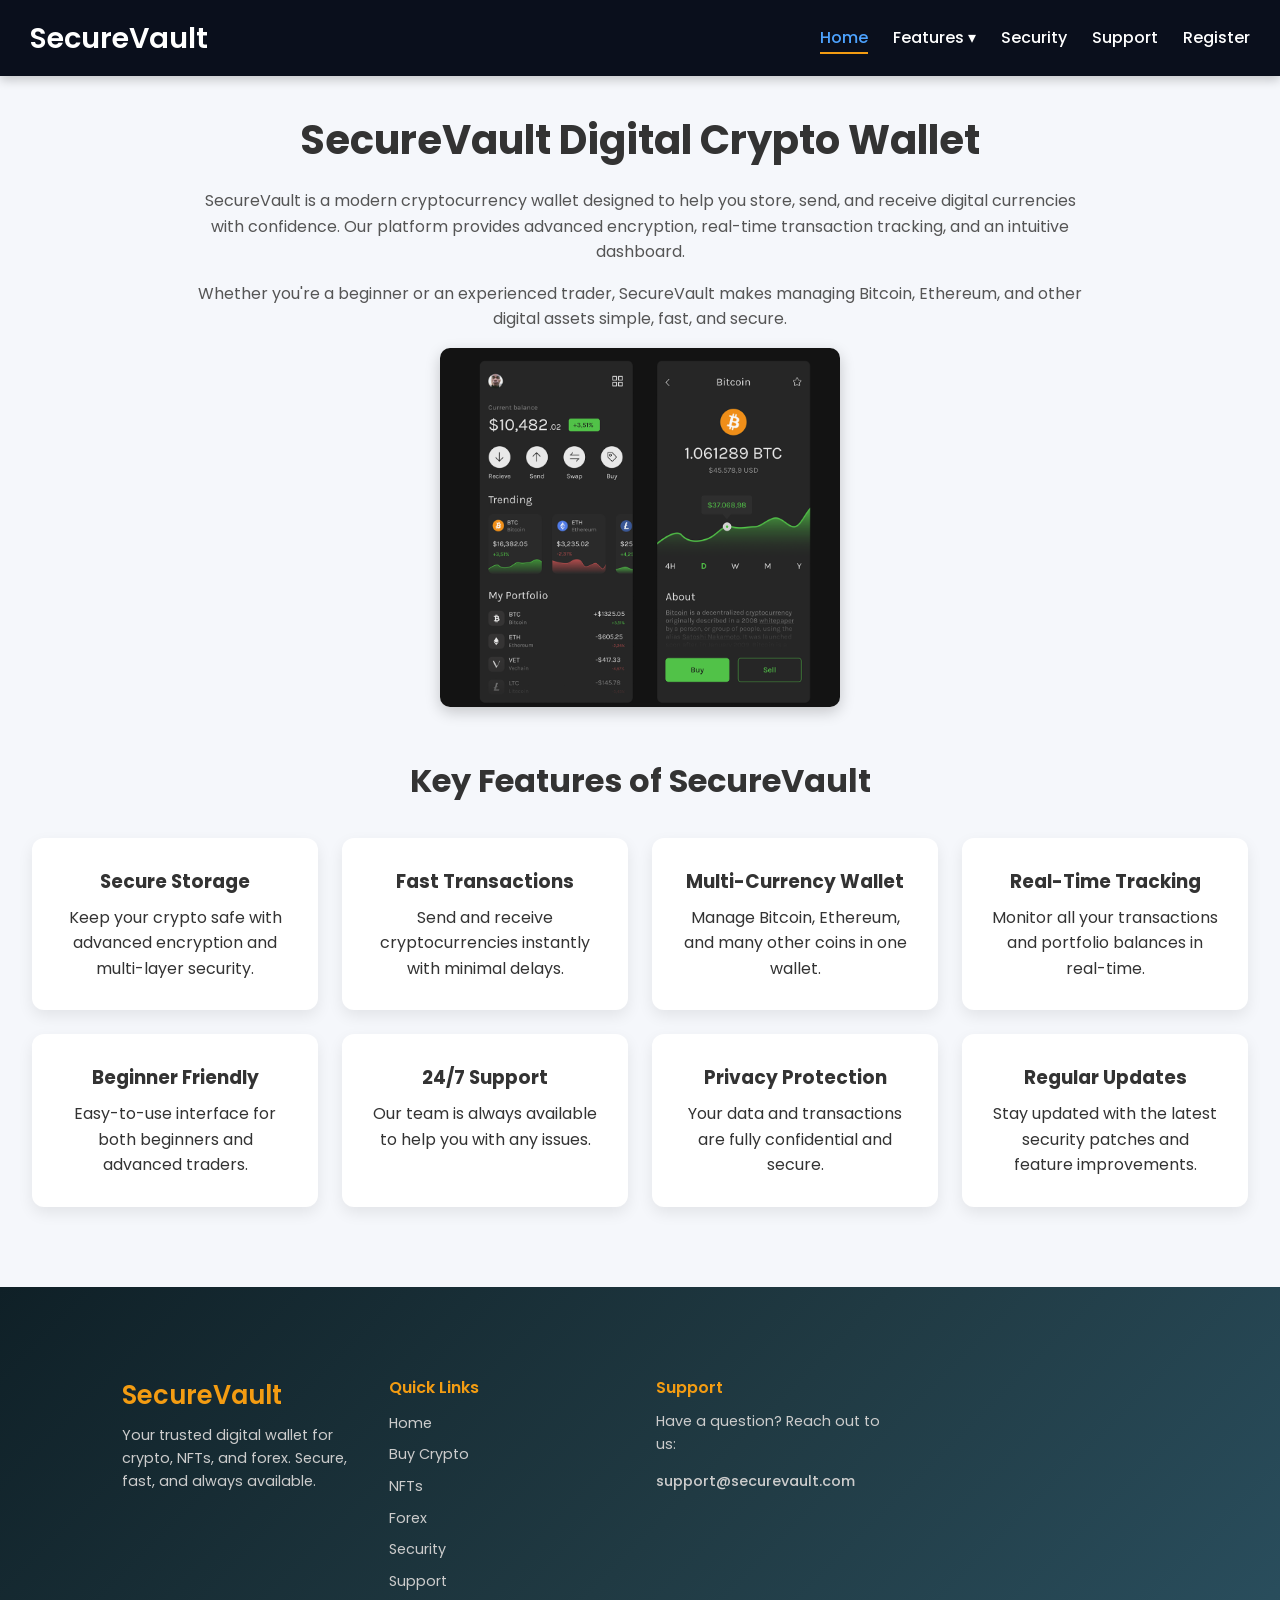
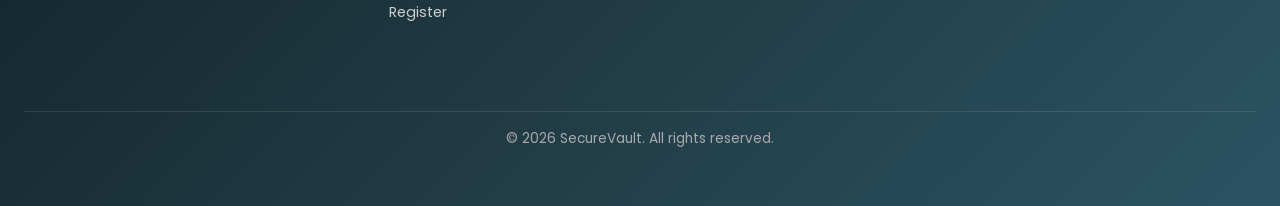
<file: index.html>
<!DOCTYPE html>
<html lang="en">
<head>
    <meta charset="UTF-8">
    <meta name="viewport" content="width=device-width, initial-scale=1.0">
    <title>SecureVault Crypto Wallet | Asset Management</title>
    <link rel="stylesheet" href="style.css">
    <link href="https://fonts.googleapis.com/css2?family=Poppins:wght@300;400;600&display=swap" rel="stylesheet">
</head>
<body>

    <!-- Navigation -->
    <header>
        <nav>
            <h2>SecureVault</h2>

            <div class="hamburger" onclick="toggleMenu()">
                <div></div>
                <div></div>
                <div></div>
            </div>

            <ul>
                <li><a href="index.html" class="active">Home</a></li>

                <li class="dropdown">
                    <a href="#">Features <span class="arrow">&#9662;</span></a>
                    <ul class="dropdown-menu">
                        <li><a href="buy-crypto.html">Buy Crypto</a></li>
                        <li><a href="nfts.html">NFTs</a></li>
                        <li><a href="forex.html">Forex</a></li>
                    </ul>
                   </li>
 
                <li><a href="security.html">Security</a></li>
                <li><a href="support.html">Support</a></li>
                <li><a href="register.html">Register</a></li>
            </ul>
        </nav>
    </header>

    <!-- Main Content -->
    <main>
        <article>
            <h1>SecureVault Digital Crypto Wallet</h1>
            <p>
                SecureVault is a modern cryptocurrency wallet designed to help you store, send, and receive digital currencies with confidence.
                Our platform provides advanced encryption, real-time transaction tracking, and an intuitive dashboard.
            </p>
            <p>
                Whether you're a beginner or an experienced trader, SecureVault makes managing Bitcoin, Ethereum, and other digital assets simple, fast, and secure.
            </p>
            <img src="images/crypto wallet.png" alt="Illustration of a secure digital cryptocurrency wallet interface">
        </article>

        <!-- Features Section -->
        <section class="features-grid" id="features">
            <h2>Key Features of SecureVault</h2>
            <div class="grid-container">
                <div class="grid-item">
                    <h3>Secure Storage</h3>
                    <p>Keep your crypto safe with advanced encryption and multi-layer security.</p>
                </div>
                <div class="grid-item">
                    <h3>Fast Transactions</h3>
                    <p>Send and receive cryptocurrencies instantly with minimal delays.</p>
                </div>
                <div class="grid-item">
                    <h3>Multi-Currency Wallet</h3>
                    <p>Manage Bitcoin, Ethereum, and many other coins in one wallet.</p>
                </div>
                <div class="grid-item">
                    <h3>Real-Time Tracking</h3>
                    <p>Monitor all your transactions and portfolio balances in real-time.</p>
                </div>
                <div class="grid-item">
                    <h3>Beginner Friendly</h3>
                    <p>Easy-to-use interface for both beginners and advanced traders.</p>
                </div>
                <div class="grid-item">
                    <h3>24/7 Support</h3>
                    <p>Our team is always available to help you with any issues.</p>
                </div>
                <div class="grid-item">
                    <h3>Privacy Protection</h3>
                    <p>Your data and transactions are fully confidential and secure.</p>
                </div>
                <div class="grid-item">
                    <h3>Regular Updates</h3>
                    <p>Stay updated with the latest security patches and feature improvements.</p>
                </div>
            </div>
        </section>

    </main>

    <!-- Footer -->
    <footer>
        <div class="footer-container">

            <div class="footer-brand">
                <h3>SecureVault</h3>
                <p>Your trusted digital wallet for crypto, NFTs, and forex. Secure, fast, and always available.</p>

            </div>

            <div class="footer-col">
                <h4>Quick Links</h4>
                <ul>
                    <li><a href="index.html">Home</a></li>
                    <li><a href="buy-crypto.html">Buy Crypto</a></li>
                    <li><a href="nfts.html">NFTs</a></li>
                    <li><a href="forex.html">Forex</a></li>
                    <li><a href="security.html">Security</a></li>
                    <li><a href="support.html">Support</a></li>
                    <li><a href="register.html">Register</a></li>
                </ul>
            </div>

            <div class="footer-col">
                <h4>Support</h4>
                <p>Have a question? Reach out to us:</p>
                <a href="mailto:support@securevault.com" class="footer-email">support@securevault.com</a>
            </div>



        </div>

        <div class="footer-bottom">
            <p>&copy; 2026 SecureVault. All rights reserved.</p>
        </div>
    </footer>

    <script>
        function toggleMenu() {
            document.querySelector('nav ul').classList.toggle('active');
        }

        document.querySelectorAll('.dropdown > a').forEach(item => {
            item.addEventListener('click', function(e){
                if(window.innerWidth <= 768){
                    e.preventDefault();
                    this.parentElement.classList.toggle('active');
                }
            });
        });

        document.querySelectorAll('a[href="#features"]').forEach(anchor => {
            anchor.addEventListener('click', function(e){
                e.preventDefault();
                const target = document.querySelector(this.getAttribute('href'));
                if(target) target.scrollIntoView({behavior:'smooth'});
            });
        });
    </script>
</body>
</html>
</file>
<file: style.css>
/* RESET */
* {
    margin: 0;
    padding: 0;
    box-sizing: border-box;
}

/* BODY */
body {
    font-family: 'Poppins', sans-serif;
    background: #f4f7fb;
    color: #333;
    line-height: 1.6;
}

/* HEADER */
header {
    background: linear-gradient(135deg, #0f2027, #203a43, #2c5364);
    color: white;
    box-shadow: 0 4px 10px rgba(0,0,0,0.2);
}

/* IMAGE */
img {
    width: 100%;
    max-width: 400px;
    height: auto;
    display: block;
    margin: 1rem auto;
    border-radius: 10px;
    box-shadow: 0 5px 15px rgba(0,0,0,0.2);
}

/* NAV */
nav {
    display: flex;
    justify-content: space-between;
    align-items: center;
    padding: 1rem 2rem;
    flex-wrap: wrap;
}

nav h2 {
    font-size: 1.8rem;
    font-weight: 600;
}

nav ul {
    display: flex;
    list-style: none;
    gap: 1.5rem;
}

nav ul li a {
    color: #fff;
    text-decoration: none;
    font-weight: 500;
    position: relative;
}

nav ul li a::after {
    content: '';
    position: absolute;
    width: 0%;
    height: 2px;
    background: #f39c12;
    left: 0;
    bottom: -5px;
    transition: 0.3s;
}

nav ul li a:hover::after,
nav ul li a.active::after {
    width: 100%;
}

/* HAMBURGER */
.hamburger {
    display: none;
    flex-direction: column;
    cursor: pointer;
    gap: 5px;
}

.hamburger div {
    width: 25px;
    height: 3px;
    background-color: white;
}

/* MOBILE MENU */
@media (max-width: 768px) {
    nav ul {
        display: none;
        flex-direction: column;
        width: 100%;
        background: #203a43;
        margin-top: 1rem;
        padding: 1rem;
    }

    nav ul.active {
        display: flex;
    }

    .hamburger {
        display: flex;
    }
}

/* MAIN */
main {
    padding: 2rem;
}

/* HERO ARTICLE */
article {
    max-width: 900px;
    margin: auto;
    text-align: center;
}

article h1 {
    font-size: 2.5rem;
    margin-bottom: 1rem;
}

article p {
    margin-bottom: 1rem;
    color: #555;
}

/* FEATURES */
.features-grid {
    margin-top: 3rem;
}

.features-grid h2 {
    text-align: center;
    margin-bottom: 2rem;
    font-size: 2rem;
}

.grid-container {
    display: grid;
    grid-template-columns: 1fr;
    gap: 1.5rem;
}

.grid-item {
    background: white;
    padding: 1.8rem;
    border-radius: 12px;
    box-shadow: 0 6px 15px rgba(0,0,0,0.08);
    transition: 0.3s;
    text-align: center;
}

.grid-item h3 {
    margin-bottom: 0.5rem;
}

.grid-item:hover {
    transform: translateY(-8px);
    background: #f39c12;
    color: white;
}

@media (min-width: 600px) {
    .grid-container {
        grid-template-columns: repeat(2, 1fr);
    }
}

@media (min-width: 992px) {
    .grid-container {
        grid-template-columns: repeat(4, 1fr);
    }
}

/* FORM */
form {
    max-width: 500px;
    margin: 3rem auto;
    background: white;
    padding: 2rem;
    border-radius: 12px;
    box-shadow: 0 6px 20px rgba(0,0,0,0.1);
}

form h2 {
    text-align: center;
    margin-bottom: 1.5rem;
}

.form-group {
    display: flex;
    flex-direction: column;
    margin-bottom: 1.2rem;
}

.form-group label {
    font-weight: 500;
    margin-bottom: 0.4rem;
}

.form-group input,
.form-group select {
    width: 100%;
    padding: 0.8rem 1rem;
    border-radius: 8px;
    border: 1px solid #ccc;
    font-family: 'Poppins', sans-serif;
    font-size: 0.95rem;
    transition: 0.3s;
}

.form-group input:focus,
.form-group select:focus {
    border-color: #f39c12;
    outline: none;
}

/* Checkbox */
.checkbox-group {
    flex-direction: row;
    align-items: center;
    gap: 8px;
}

.checkbox-group input[type="checkbox"] {
    width: auto;
}

.checkbox-group label {
    margin-bottom: 0;
    font-weight: 400;
}

/* Submit button */
form button {
    width: 100%;
    padding: 0.9rem;
    border: none;
    background: linear-gradient(135deg, #f39c12, #e67e22);
    color: white;
    font-size: 1rem;
    font-family: 'Poppins', sans-serif;
    border-radius: 8px;
    cursor: pointer;
    margin-top: 0.5rem;
    transition: 0.3s;
}

form button:hover {
    transform: scale(1.03);
}

/* PASSWORD REQUIREMENTS */
.password-requirements {
    display: flex;
    flex-direction: column;
    gap: 0.3rem;
    margin-top: 0.6rem;
}

.req {
    font-size: 0.83rem;
    color: #e74c3c;
    transition: color 0.3s;
}

.req.valid {
    color: #27ae60;
}

/* DROPDOWN */
.dropdown {
    position: relative;
}

.dropdown-menu {
    display: none;
    position: absolute;
    top: 100%;
    left: 0;
    background: #203a43;
    list-style: none;
    padding: 0.5rem 0;
    border-radius: 8px;
    min-width: 180px;
    box-shadow: 0 6px 15px rgba(0,0,0,0.2);
}

.dropdown-menu li a {
    display: block;
    padding: 0.7rem 1rem;
    color: white;
    text-decoration: none;
    transition: 0.3s;
}

.dropdown-menu li a:hover {
    background: #f39c12;
}

.dropdown:hover .dropdown-menu {
    display: block;
}

@media (max-width: 768px) {
    .dropdown-menu {
        position: static;
        box-shadow: none;
        background: #2c5364;
    }

    .dropdown:hover .dropdown-menu {
        display: none;
    }

    .dropdown.active .dropdown-menu {
        display: block;
    }
}

/* FOOTER */
footer {
    background: linear-gradient(135deg, #0f2027, #203a43, #2c5364);
    color: white;
    margin-top: 3rem;
}

.footer-container {
    display: grid;
    grid-template-columns: 1fr;
    gap: 2rem;
    padding: 3rem 2rem;
    max-width: 1100px;
    margin: 0 auto;
}

@media (min-width: 600px) {
    .footer-container {
        grid-template-columns: repeat(2, 1fr);
    }
}

@media (min-width: 900px) {
    .footer-container {
        grid-template-columns: repeat(4, 1fr);
    }
}

.footer-brand h3 {
    font-size: 1.6rem;
    font-weight: 600;
    margin-bottom: 0.8rem;
    color: #f39c12;
}

.footer-brand p {
    color: #ccc;
    font-size: 0.9rem;
    line-height: 1.6;
    margin-bottom: 1rem;
}

.social-icons {
    display: flex;
    gap: 0.8rem;
    margin-top: 0.5rem;
}

.social-icons a {
    display: inline-flex;
    align-items: center;
    justify-content: center;
    width: 36px;
    height: 36px;
    background: rgba(255,255,255,0.1);
    border-radius: 50%;
    color: white;
    text-decoration: none;
    font-size: 0.85rem;
    font-weight: 600;
    transition: 0.3s;
}

.social-icons a:hover {
    background: #f39c12;
}

.footer-col h4 {
    font-size: 1rem;
    font-weight: 600;
    margin-bottom: 1rem;
    color: #f39c12;
}

.footer-col p {
    color: #ccc;
    font-size: 0.9rem;
    margin-bottom: 0.6rem;
}

.footer-col ul {
    list-style: none;
    padding: 0;
}

.footer-col ul li {
    margin-bottom: 0.5rem;
}

.footer-col ul li a {
    color: #ccc;
    text-decoration: none;
    font-size: 0.9rem;
    transition: 0.3s;
}

.footer-col ul li a:hover {
    color: #f39c12;
}

.footer-email {
    color: #f39c12;
    text-decoration: none;
    font-size: 0.9rem;
    font-weight: 500;
    transition: 0.3s;
}

.footer-email:hover {
    text-decoration: underline;
}

.app-btn {
    display: block;
    margin-top: 0.6rem;
    padding: 0.6rem 1rem;
    background: rgba(255,255,255,0.1);
    color: white;
    text-decoration: none;
    border-radius: 8px;
    font-size: 0.9rem;
    transition: 0.3s;
    text-align: center;
}

.app-btn:hover {
    background: #f39c12;
}

.footer-bottom {
    border-top: 1px solid rgba(255,255,255,0.1);
    text-align: center;
    padding: 1rem 2rem;
    color: #aaa;
    font-size: 0.85rem;
}

/* ===========================
   BUY CRYPTO PAGE STYLES
   =========================== */

/* ===== BODY ===== */
body {
    background: #f5f7fa;
}

/* ===========================
   HERO / ARTICLE
   =========================== */
.buy-article {
    max-width: 700px;
    margin: 3rem auto;
    text-align: center;
}

.buy-article h1 {
    font-size: 2.5rem;
    margin-bottom: 1rem;
}

.buy-article p {
    color: #555;
    margin-bottom: 1rem;
    line-height: 1.6;
}

/* ===========================
   LIVE PRICES SECTION
   =========================== */
.live-section {
    max-width: 900px;
    margin: 2rem auto;
}

/* Header */
.live-header {
    display: flex;
    justify-content: space-between;
    align-items: center;
    margin-bottom: 1rem;
}

/* Title */
.live-header h2 {
    font-size: 1.7rem;
}

/* Meta info */
.live-meta {
    display: flex;
    align-items: center;
    gap: 0.5rem;
    font-size: 0.85rem;
    color: #555;
}

/* Live dot */
.live-dot {
    width: 8px;
    height: 8px;
    background: #27ae60;
    border-radius: 50%;
    animation: pulse 1.5s infinite;
}

/* Pulse animation */
@keyframes pulse {
    0%, 100% { opacity: 1; }
    50% { opacity: 0.3; }
}

/* Refresh button */
.refresh-btn {
    padding: 0.4rem 0.8rem;
    background: linear-gradient(135deg, #f39c12, #e67e22);
    border: none;
    color: white;
    border-radius: 5px;
    cursor: pointer;
    font-size: 0.8rem;
    transition: 0.3s;
}

.refresh-btn:hover {
    transform: scale(1.05);
}

/* Spinner */
.spinner {
    width: 30px;
    height: 30px;
    border: 3px solid #eee;
    border-top: 3px solid #f39c12;
    border-radius: 50%;
    animation: spin 0.7s linear infinite;
    margin: 1rem auto;
}

@keyframes spin {
    to { transform: rotate(360deg); }
}

/* Hidden */
.hidden {
    display: none !important;
}

/* Error */
.price-error {
    background: #fdecea;
    color: #e74c3c;
    padding: 0.6rem;
    border-radius: 6px;
    text-align: center;
    margin-bottom: 1rem;
}

/* ===========================
   PRICE CARDS
   =========================== */
.price-grid {
    display: grid;
    grid-template-columns: 1fr;
    gap: 1rem;
}

/* Tablet */
@media (min-width: 600px) {
    .price-grid {
        grid-template-columns: repeat(2, 1fr);
    }
}

/* Desktop */
@media (min-width: 900px) {
    .price-grid {
        grid-template-columns: repeat(3, 1fr);
    }
}

/* Card */
.price-card {
    background: white;
    border-radius: 10px;
    padding: 1.2rem;
    text-align: center;
    box-shadow: 0 4px 10px rgba(0,0,0,0.08);
    transition: 0.3s;
}

.price-card:hover {
    transform: translateY(-4px);
}

/* Card content */
.price-icon {
    font-size: 1.6rem;
    margin-bottom: 0.3rem;
}

.price-name {
    font-weight: 600;
}

.price-symbol {
    font-size: 0.8rem;
    color: #888;
}

.price-amount {
    margin-top: 0.4rem;
    font-weight: 600;
    color: #2c3e50;
}

/* ===========================
   TABLE SECTION
   =========================== */
.table-section {
    max-width: 900px;
    margin: 0 auto;
    text-align: center;
}

.table-heading {
    margin-top: 2rem;
    margin-bottom: 0.8rem;
    font-size: 1.8rem;
}

/* Table */
.crypto-table {
    width: 100%;
    border-collapse: collapse;
    margin-top: 1.5rem;
    background: white;
    border-radius: 12px;
    overflow: hidden;
    box-shadow: 0 6px 15px rgba(0, 0, 0, 0.08);
}

/* Header */
.crypto-table thead tr {
    background: linear-gradient(135deg, #0f2027, #203a43, #2c5364);
    color: white;
}

.crypto-table th {
    padding: 1rem;
    font-weight: 600;
}

/* Rows */
.crypto-table td {
    padding: 0.9rem;
    border-bottom: 1px solid #f0f0f0;
}

.crypto-table tr:nth-child(even) {
    background: #fafafa;
}

/* Symbol */
.crypto-table .symbol {
    color: #f39c12;
    font-weight: 600;
}

/* ===========================
   CTA BOX
   =========================== */
.cta-box {
    max-width: 700px;
    margin: 3rem auto;
    background: linear-gradient(135deg, #0f2027, #203a43, #2c5364);
    border-radius: 12px;
    padding: 2.5rem;
    color: white;
    text-align: center;
}

.cta-box h2 {
    margin-bottom: 0.8rem;
    font-size: 1.8rem;
}

.cta-box p {
    color: #ccc;
    margin-bottom: 1.5rem;
}

/* Button */
.cta-btn {
    display: inline-block;
    padding: 0.85rem 2rem;
    background: linear-gradient(135deg, #f39c12, #e67e22);
    color: white;
    text-decoration: none;
    border-radius: 8px;
    font-weight: 600;
    font-size: 1rem;
    transition: 0.3s;
}

.cta-btn:hover {
    transform: scale(1.05);
}

/* ===========================
   MOBILE FIX
   =========================== */
@media (max-width: 500px) {

    .buy-article h1 {
        font-size: 1.9rem;
    }

    .live-header {
        flex-direction: column;
        align-items: flex-start;
    }

    .refresh-btn {
        width: 100%;
    }
}
/* ===========================
   FOOTER
   =========================== */
footer {
    background: linear-gradient(135deg, #0f2027, #203a43, #2c5364);
    color: white;
    padding: 2.5rem 1.5rem;
}

/* Layout */
.footer-container {
    max-width: 1100px;
    margin: 0 auto;
    display: grid;
    grid-template-columns: repeat(4, 1fr);
    gap: 2rem;
}

/* Brand */
.footer-brand h3 {
    margin-bottom: 0.5rem;
}

.footer-brand p {
    color: #ccc;
    font-size: 0.9rem;
    margin-bottom: 1rem;
}

/* Social icons */
.social-icons a {
    margin-right: 10px;
    font-size: 1.1rem;
    color: #f39c12;
    text-decoration: none;
}

/* Columns */
.footer-col h4 {
    margin-bottom: 0.6rem;
}

.footer-col p {
    font-size: 0.9rem;
    color: #ccc;
}

/* Links */
.footer-col ul {
    list-style: none;
    padding: 0;
}

.footer-col ul li {
    margin-bottom: 6px;
}

.footer-col a {
    color: #ccc;
    text-decoration: none;
    font-size: 0.9rem;
    transition: 0.3s;
}

.footer-col a:hover {
    color: #f39c12;
}

/* Email */
.footer-email {
    display: inline-block;
    margin-top: 5px;
    color: #f39c12;
}

/* App buttons */
.app-btn {
    display: block;
    margin-top: 8px;
    padding: 8px;
    background: linear-gradient(135deg, #f39c12, #e67e22);
    border-radius: 6px;
    color: white;
    text-decoration: none;
    font-size: 0.9rem;
    transition: 0.3s;
}

.app-btn:hover {
    transform: scale(1.05);
}

/* Bottom bar */
.footer-bottom {
    text-align: center;
    margin-top: 2rem;
    font-size: 0.85rem;
    color: #aaa;
}

/* RESPONSIVE */
@media (max-width: 900px) {
    .footer-container {
        grid-template-columns: repeat(2, 1fr);
    }
}

@media (max-width: 500px) {
    .footer-container {
        grid-template-columns: 1fr;
        text-align: center;
    }

    .social-icons {
        margin-top: 10px;
    }
}

/* FOREX PAGE STYLES */

/* Article Container */
.forex-article {
    max-width: 700px;
    margin: 3rem auto;
    text-align: center;
}

.forex-article h1 {
    font-size: 2.5rem;
    margin-bottom: 1rem;
}

.forex-article p {
    color: #555;
    margin-bottom: 1rem;
}

/* Table Heading */
.table-heading {
    margin-top: 2rem;
    margin-bottom: 0.8rem;
    font-size: 1.8rem;
}

/* Forex Table */
.forex-table {
    width: 100%;
    border-collapse: collapse;
    margin-top: 1.5rem;
    background: white;
    border-radius: 12px;
    overflow: hidden;
    box-shadow: 0 6px 15px rgba(0, 0, 0, 0.08);
}

.forex-table thead tr {
    background: linear-gradient(135deg, #0f2027, #203a43, #2c5364);
    color: white;
}

.forex-table th {
    padding: 1rem;
    font-weight: 600;
}

.forex-table td {
    padding: 0.9rem;
    border-bottom: 1px solid #f0f0f0;
}

.forex-table .alt-row {
    background: #fafafa;
}

.forex-table .symbol {
    color: #f39c12;
    font-weight: 600;
}

/* CTA Box */
.cta-box {
    margin-top: 3rem;
    background: linear-gradient(135deg, #0f2027, #203a43, #2c5364);
    border-radius: 12px;
    padding: 2.5rem;
    color: white;
}

.cta-box h2 {
    margin-bottom: 0.8rem;
    font-size: 1.8rem;
}

.cta-box p {
    color: #ccc;
    margin-bottom: 1.5rem;
}

.cta-btn {
    display: inline-block;
    padding: 0.85rem 2rem;
    background: linear-gradient(135deg, #f39c12, #e67e22);
    color: white;
    text-decoration: none;
    border-radius: 8px;
    font-weight: 600;
    font-size: 1rem;
    transition: 0.3s;
}

.cta-btn:hover {
    transform: scale(1.05);
}

/* ===========================
   NFTS PAGE STYLES
   =========================== */

/* Article Container */
.nft-article {
    max-width: 700px;
    margin: 3rem auto;
    text-align: center;
}

.nft-article h1 {
    font-size: 2.5rem;
    margin-bottom: 1rem;
}

.nft-article p {
    color: #555;
    margin-bottom: 1rem;
}

/* Table Heading */
.table-heading {
    margin-top: 2rem;
    margin-bottom: 0.5rem;
    font-size: 1.8rem;
}

/* NFT Table */
.nft-table {
    width: 100%;
    border-collapse: collapse;
    margin-top: 1.5rem;
    background: white;
    border-radius: 12px;
    overflow: hidden;
    box-shadow: 0 6px 15px rgba(0, 0, 0, 0.08);
}

.nft-table thead tr {
    background: linear-gradient(135deg, #0f2027, #203a43, #2c5364);
    color: white;
}

.nft-table th {
    padding: 1rem;
    font-weight: 600;
    text-align: center;
}

.nft-table td {
    padding: 0.9rem 1rem;
    border-bottom: 1px solid #f0f0f0;
    text-align: center;
}

.nft-table tr:last-child td {
    border-bottom: none;
}

.nft-table .alt-row {
    background: #fafafa;
}

.nft-table .symbol {
    color: #f39c12;
    font-weight: 600;
}

/* CTA Box */
.cta-box {
    margin-top: 3rem;
    background: linear-gradient(135deg, #0f2027, #203a43, #2c5364);
    border-radius: 12px;
    padding: 2.5rem;
    color: white;
    text-align: center;
}

.cta-box h2 {
    margin-bottom: 0.8rem;
    font-size: 1.8rem;
}

.cta-box p {
    color: #ccc;
    margin-bottom: 1.5rem;
}

.cta-btn {
    display: inline-block;
    padding: 0.85rem 2rem;
    background: linear-gradient(135deg, #f39c12, #e67e22);
    color: white;
    text-decoration: none;
    border-radius: 8px;
    font-weight: 600;
    font-size: 1rem;
    transition: 0.3s;
}

.cta-btn:hover {
    transform: scale(1.05);
}

/* ===========================
   SECURITY PAGE STYLES
   =========================== */

/* Hero */
.security-hero {
    max-width: 700px;
    margin: 3rem auto;
    text-align: center;
}

.security-hero h1 {
    font-size: 2.5rem;
    margin-bottom: 1rem;
}

.security-hero p {
    color: #555;
    margin-bottom: 1rem;
}

/* Section titles */
.security-section,
.security-table-section {
    max-width: 1000px;
    margin: 0 auto 3rem;
    text-align: center;
}

.security-section h2,
.security-table-section h2 {
    font-size: 1.8rem;
    margin-bottom: 0.5rem;
}

.section-desc {
    color: #555;
    margin-bottom: 2rem;
}

/* ===========================
   SECURITY CARDS GRID
   =========================== */
.security-grid {
    display: grid;
    grid-template-columns: 1fr;
    gap: 1.5rem;
    margin-top: 1.5rem;
}

@media (min-width: 600px) {
    .security-grid {
        grid-template-columns: repeat(2, 1fr);
    }
}

@media (min-width: 900px) {
    .security-grid {
        grid-template-columns: repeat(3, 1fr);
    }
}

.security-card {
    background: white;
    border-radius: 12px;
    padding: 1.8rem;
    box-shadow: 0 6px 15px rgba(0,0,0,0.08);
    text-align: center;
    transition: 0.3s;
}

.security-card:hover {
    transform: translateY(-8px);
    background: #f39c12;
    color: white;
}

.security-card:hover p {
    color: white;
}

.security-card h3 {
    font-size: 1rem;
    margin-bottom: 0.5rem;
}

.security-card p {
    font-size: 0.88rem;
    color: #555;
    line-height: 1.6;
}

/* ===========================
   SECURITY TABLE
   =========================== */
.security-table {
    width: 100%;
    border-collapse: collapse;
    margin-top: 1.5rem;
    background: white;
    border-radius: 12px;
    overflow: hidden;
    box-shadow: 0 6px 15px rgba(0,0,0,0.08);
}

.security-table thead tr {
    background: linear-gradient(135deg, #0f2027, #203a43, #2c5364);
    color: white;
}

.security-table th {
    padding: 1rem;
    font-weight: 600;
    text-align: center;
}

.security-table td {
    padding: 0.9rem 1rem;
    border-bottom: 1px solid #f0f0f0;
    text-align: center;
}

.security-table tr:last-child td {
    border-bottom: none;
}

.security-table .alt-row {
    background: #fafafa;
}

.security-table .symbol {
    color: #f39c12;
    font-weight: 600;
}

.status-active {
    color: #27ae60;
    font-weight: 600;
}

/* ===========================
   CTA BOX
   =========================== */
.cta-box {
    max-width: 700px;
    margin: 0 auto 3rem;
    background: linear-gradient(135deg, #0f2027, #203a43, #2c5364);
    border-radius: 12px;
    padding: 2.5rem;
    color: white;
    text-align: center;
}

.cta-box h2 {
    margin-bottom: 0.8rem;
    font-size: 1.8rem;
}

.cta-box p {
    color: #ccc;
    margin-bottom: 1.5rem;
}

.cta-btn {
    display: inline-block;
    padding: 0.85rem 2rem;
    background: linear-gradient(135deg, #f39c12, #e67e22);
    color: white;
    text-decoration: none;
    border-radius: 8px;
    font-weight: 600;
    font-size: 1rem;
    transition: 0.3s;
}

.cta-btn:hover {
    transform: scale(1.05);
}

/* ===========================
   SUPPORT PAGE STYLES
   =========================== */

/* Hero */
.support-hero {
    max-width: 700px;
    margin: 3rem auto;
    text-align: center;
}

.support-hero h1 {
    font-size: 2.5rem;
    margin-bottom: 1rem;
}

.support-hero p {
    color: #555;
}

/* Section titles */
.contact-section,
.support-form-section,
.faq-section {
    max-width: 900px;
    margin: 0 auto 3rem;
    text-align: center;
}

.contact-section h2,
.support-form-section h2,
.faq-section h2 {
    font-size: 1.8rem;
    margin-bottom: 0.5rem;
}

.section-desc {
    color: #555;
    margin-bottom: 2rem;
}

/* ===========================
   CONTACT CARDS
   =========================== */
.contact-grid {
    display: grid;
    grid-template-columns: 1fr;
    gap: 1.5rem;
    margin-top: 1.5rem;
}

@media (min-width: 600px) {
    .contact-grid {
        grid-template-columns: repeat(3, 1fr);
    }
}

.contact-card {
    background: white;
    border-radius: 12px;
    padding: 1.8rem;
    box-shadow: 0 6px 15px rgba(0,0,0,0.08);
    text-align: center;
    transition: 0.3s;
}

.contact-card:hover {
    transform: translateY(-6px);
    box-shadow: 0 10px 25px rgba(0,0,0,0.12);
}

.contact-card h3 {
    font-size: 1rem;
    margin-bottom: 0.5rem;
}

.contact-card p {
    font-size: 0.88rem;
    color: #555;
    margin-bottom: 1rem;
    line-height: 1.6;
}

.contact-link {
    display: inline-block;
    color: #f39c12;
    font-weight: 600;
    font-size: 0.9rem;
    text-decoration: none;
    transition: 0.3s;
}

.contact-link:hover {
    text-decoration: underline;
}

/* ===========================
   SUPPORT FORM
   =========================== */
.support-form {
    background: white;
    border-radius: 12px;
    padding: 2rem;
    box-shadow: 0 6px 20px rgba(0,0,0,0.1);
    text-align: left;
    max-width: 600px;
    margin: 0 auto;
}

.form-group {
    display: flex;
    flex-direction: column;
    margin-bottom: 1.2rem;
}

.form-group label {
    font-weight: 500;
    margin-bottom: 0.4rem;
    font-size: 0.95rem;
}

.form-group input,
.form-group select,
.form-group textarea {
    width: 100%;
    padding: 0.8rem 1rem;
    border-radius: 8px;
    border: 1px solid #ccc;
    font-family: 'Poppins', sans-serif;
    font-size: 0.95rem;
    transition: 0.3s;
    resize: vertical;
}

.form-group input:focus,
.form-group select:focus,
.form-group textarea:focus {
    border-color: #f39c12;
    outline: none;
}

.support-form button {
    width: 100%;
    padding: 0.9rem;
    border: none;
    background: linear-gradient(135deg, #f39c12, #e67e22);
    color: white;
    font-size: 1rem;
    font-family: 'Poppins', sans-serif;
    border-radius: 8px;
    cursor: pointer;
    margin-top: 0.5rem;
    transition: 0.3s;
}

.support-form button:hover {
    transform: scale(1.03);
}

/* Success message */
.success-msg {
    background: #d4edda;
    color: #155724;
    border-radius: 8px;
    padding: 1rem;
    margin-top: 1rem;
    text-align: center;
    font-weight: 500;
    font-size: 0.9rem;
}

.hidden {
    display: none !important;
}

/* ===========================
   FAQ SECTION
   =========================== */
.faq-list {
    max-width: 700px;
    margin: 0 auto;
    text-align: left;
}

.faq-item {
    background: white;
    border-radius: 12px;
    margin-bottom: 1rem;
    box-shadow: 0 4px 10px rgba(0,0,0,0.06);
    overflow: hidden;
}

.faq-question {
    width: 100%;
    background: none;
    border: none;
    padding: 1.1rem 1.5rem;
    text-align: left;
    font-family: 'Poppins', sans-serif;
    font-size: 0.95rem;
    font-weight: 600;
    cursor: pointer;
    display: flex;
    justify-content: space-between;
    align-items: center;
    transition: 0.3s;
    color: #333;
}

.faq-question:hover {
    background: #fdf3e3;
    color: #f39c12;
}

.faq-arrow {
    font-size: 0.85rem;
    transition: transform 0.3s;
}

.faq-answer {
    max-height: 0;
    overflow: hidden;
    transition: max-height 0.3s ease;
    padding: 0 1.5rem;
}

.faq-answer.open {
    max-height: 200px;
    padding: 0 1.5rem 1.2rem;
}

.faq-answer p {
    color: #555;
    font-size: 0.9rem;
    line-height: 1.7;
}

/* ===== RESET ===== */
* {
  margin: 0;
  padding: 0;
  box-sizing: border-box;
}

body {
  font-family: 'Poppins', sans-serif;
  background: #f5f7fb;
}

/* ===== NAVBAR ===== */
nav {
  display: flex;
  justify-content: space-between;
  align-items: center;
  background: #0a0f1c;
  padding: 15px 30px;
}

nav h2 {
  color: white;
}

nav ul {
  display: flex;
  list-style: none;
  gap: 25px;
}

nav ul li a {
  color: white;
  text-decoration: none;
}

nav ul li a.active {
  color: #4da3ff;
}

/* HAMBURGER */
.hamburger {
  display: none;
  flex-direction: column;
  cursor: pointer;
}

.hamburger div {
  width: 25px;
  height: 3px;
  background: white;
  margin: 4px;
}

/* ===== MAIN LAYOUT ===== */
.register-main {
  display: flex;
  justify-content: center;
  padding: 50px 20px;
}

.register-container {
  display: flex;
  max-width: 1000px;
  width: 100%;
  background: white;
  border-radius: 10px;
  overflow: hidden;
  box-shadow: 0 5px 20px rgba(0,0,0,0.1);
}

/* LEFT */
.register-left {
  flex: 1;
  background: linear-gradient(135deg, #0a0f1c, #1a2238);
  color: white;
  padding: 40px;
}

.features {
  margin-top: 20px;
}

.features li {
  margin-bottom: 10px;
}

/* RIGHT */
.register-right {
  flex: 1;
  padding: 40px;
}

.subtitle {
  color: gray;
  margin-bottom: 20px;
}

/* FORM */
.form-group {
  margin-bottom: 15px;
}

.form-group input,
.form-group select {
  width: 100%;
  padding: 10px;
  border: 1px solid #ccc;
  border-radius: 5px;
}

.checkbox-group {
  display: flex;
  align-items: center;
  gap: 10px;
}

/* BUTTON */
.register-btn {
  width: 100%;
  padding: 12px;
  background: #0a0f1c;
  color: white;
  border: none;
  border-radius: 5px;
  cursor: pointer;
}

/* RESPONSIVE */
@media (max-width: 768px) {

  nav ul {
    display: none;
    flex-direction: column;
    position: absolute;
    background: #0a0f1c;
    top: 60px;
    right: 0;
    width: 200px;
  }

  nav ul.active {
    display: flex;
  }

  .hamburger {
    display: flex;
  }

  .register-container {
    flex-direction: column;
  }

  .register-left {
    text-align: center;
  }
}

/* MAIN */
.register-main {
    min-height: calc(100vh - 140px);
    display: flex;
    align-items: center;
    justify-content: center;
    padding: 40px;
}

/* CONTAINER */
.register-container {
    display: flex;
    width: 100%;
    max-width: 1000px;
    background: white;
    border-radius: 10px;
    overflow: hidden;
    box-shadow: 0 10px 25px rgba(0,0,0,0.1);
}

/* LEFT */
.register-left {
    flex: 1;
    padding: 40px;
    background: linear-gradient(135deg, #0f2027, #203a43, #2c5364);
    color: white;
}

.register-left h2 {
    margin-bottom: 10px;
}

.register-left p {
    margin-bottom: 20px;
}

.register-features {
    list-style: none;
}

.register-features li {
    margin-bottom: 10px;
}

/* RIGHT */
.register-right {
    flex: 1;
    padding: 40px;
}

/* FORM */
.register-form {
    display: flex;
    flex-direction: column;
    gap: 15px;
}

.form-group input,
.form-group select {
    padding: 10px;
    border: 1px solid #ccc;
    border-radius: 5px;
}

/* BUTTON */
.register-btn {
    background: #2c5364;
    color: white;
    padding: 12px;
    border: none;
    cursor: pointer;
}

.register-btn:hover {
    background: #203a43;
}

/* PASSWORD */
.password-requirements {
    font-size: 12px;
}

.req {
    display: block;
    color: gray;
}

.req.valid {
    color: green;
}

/* SUCCESS */
.success-panel {
    text-align: center;
}

.hidden {
    display: none;
}

/* MOBILE */
@media (max-width: 768px) {
    .register-container {
        flex-direction: column;
    }
}

/* MAIN */
.register-main {
    min-height: calc(100vh - 140px);
    display: flex;
    align-items: center;
    justify-content: center;
    padding: 40px;
}

/* CONTAINER */
.register-container {
    display: flex;
    width: 100%;
    max-width: 1000px;
    background: white;
    border-radius: 10px;
    overflow: hidden;
    box-shadow: 0 10px 25px rgba(0,0,0,0.1);
}

/* LEFT */
.register-left {
    flex: 1;
    padding: 40px;
    background: linear-gradient(135deg, #0f2027, #203a43, #2c5364);
    color: white;
}

.register-left h2 {
    margin-bottom: 10px;
}

.register-left p {
    margin-bottom: 20px;
}

.register-features {
    list-style: none;
}

.register-features li {
    margin-bottom: 10px;
}

/* RIGHT */
.register-right {
    flex: 1;
    padding: 40px;
}

/* FORM */
.register-form {
    display: flex;
    flex-direction: column;
    gap: 15px;
}

.form-group {
    display: flex;
    flex-direction: column;
}

.form-group input,
.form-group select {
    padding: 12px;
    border: 1px solid #ccc;
    border-radius: 5px;
    font-family: 'Poppins', sans-serif;
}

/* CHECKBOX FIX */
.checkbox-row {
    display: flex;
    align-items: center;
    gap: 10px;
    margin-top: 10px;
}

.checkbox-row input[type="checkbox"] {
    width: 16px;
    height: 16px;
    cursor: pointer;
}

.checkbox-row label {
    margin: 0;
    font-size: 14px;
    cursor: pointer;
}

/* BUTTON */
.register-btn {
    background: #2c5364;
    color: white;
    padding: 12px;
    border: none;
    cursor: pointer;
    border-radius: 5px;
    font-family: 'Poppins', sans-serif;
    font-weight: 600;
}

.register-btn:hover {
    background: #203a43;
}

/* PASSWORD */
.password-requirements {
    font-size: 12px;
    margin-top: 8px;
}

.req {
    display: block;
    color: gray;
}

.req.valid {
    color: green;
}

/* SUCCESS */
.success-panel {
    text-align: center;
    padding: 50px 20px;
}

.success-icon {
    font-size: 50px;
    color: green;
    margin-bottom: 15px;
}

.hidden {
    display: none;
}

/* MOBILE */
@media (max-width: 768px) {
    .register-container {
        flex-direction: column;
    }

    .register-left,
    .register-right {
        width: 100%;
    }
}
</file>
